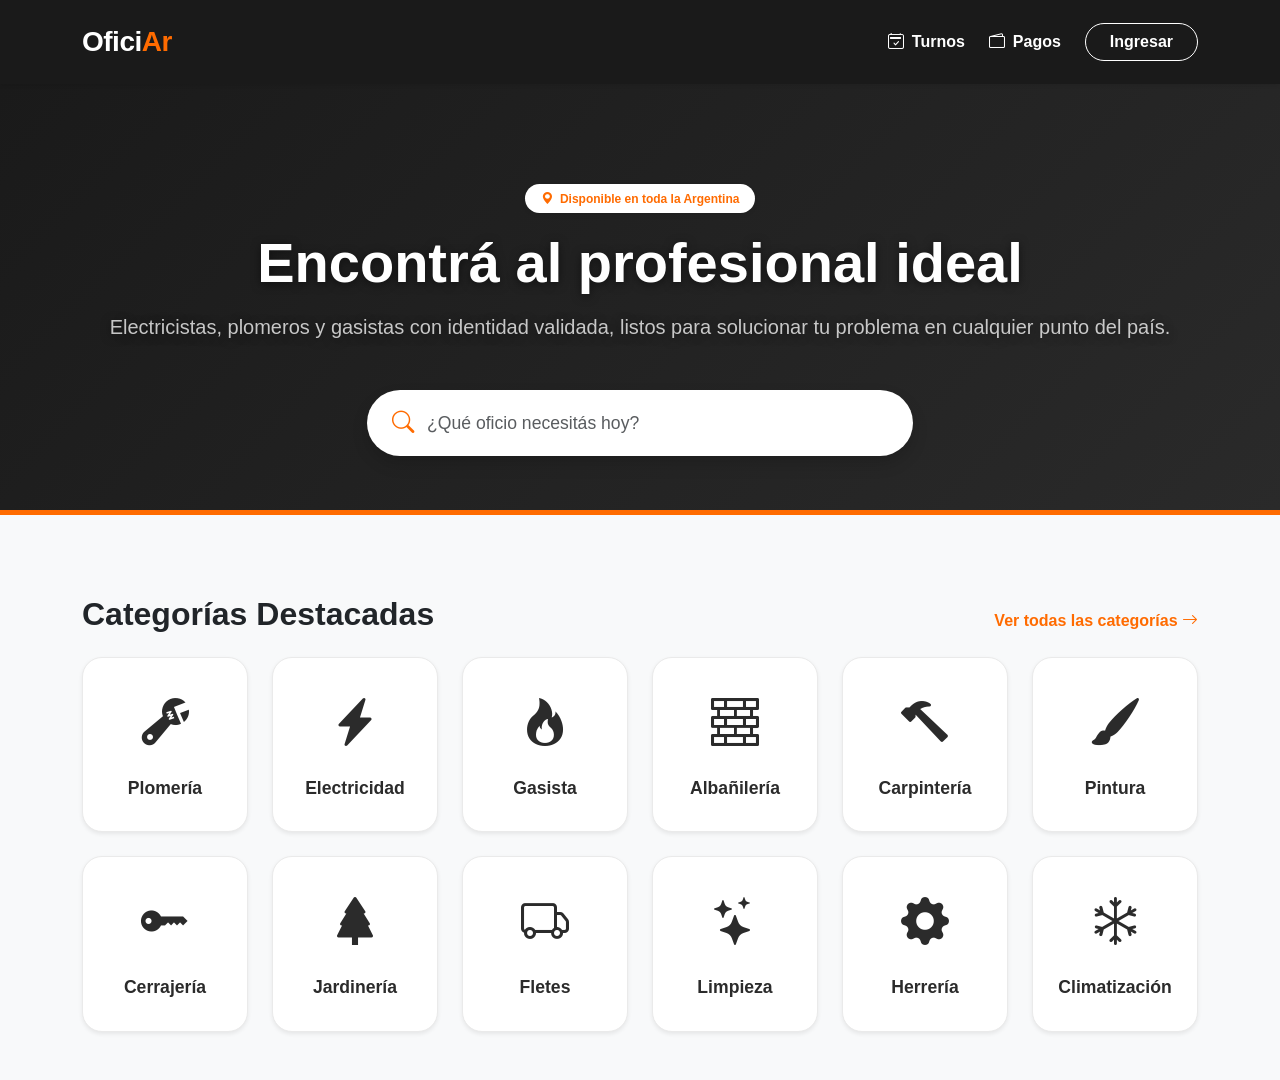
<file: index.html>
<!DOCTYPE html>
<html lang="es">
<head>
    <meta charset="UTF-8">
    <meta name="viewport" content="width=device-width, initial-scale=1.0">
    <title>Oficiar - Servicios</title>
    
    <link href="https://cdn.jsdelivr.net/npm/bootstrap@5.3.0/dist/css/bootstrap.min.css" rel="stylesheet">
    <link rel="stylesheet" href="https://cdn.jsdelivr.net/npm/bootstrap-icons@1.10.5/font/bootstrap-icons.css">
    
    <link rel="stylesheet" href="assets/css/style.css">
</head>
<body class="bg-light">

<nav class="navbar navbar-expand-md navbar-dark brand-color sticky-top shadow-sm py-3">
    <div class="container">
        <a class="navbar-brand fw-bold fs-3 brand-logo-text" href="#">Ofici<span>Ar</span></a>
        
        <div class="d-none d-md-flex align-items-center gap-4">
            <a href="#" class="text-white text-decoration-none fw-semibold link-hover"><i class="bi bi-calendar2-check me-2"></i>Turnos</a>
            <a href="#" class="text-white text-decoration-none fw-semibold link-hover"><i class="bi bi-wallet2 me-2"></i>Pagos</a>
            <button class="btn btn-outline-light rounded-pill px-4 fw-bold login-btn">Ingresar</button>
        </div>

        <div class="d-md-none">
            <button class="btn btn-sm btn-outline-light rounded-pill px-3 fw-bold login-btn">Ingresar</button>
        </div>
    </div>
</nav>

<header class="hero-section text-center">
    <div class="container hero-content">
        <span class="badge bg-white text-orange mb-3 rounded-pill px-3 py-2 fw-bold shadow-sm"><i class="bi bi-geo-alt-fill me-1"></i> Disponible en toda la Argentina</span>
        
        <h1 class="display-4 fw-bold text-white mb-3 text-shadow">Encontrá al profesional ideal</h1>
        <p class="lead text-white opacity-75 mb-5 text-shadow">Electricistas, plomeros y gasistas con identidad validada, listos para solucionar tu problema en cualquier punto del país.</p>
        
        <div class="row justify-content-center">
            <div class="col-12 col-md-8 col-lg-6">
                <div class="search-container text-start">
                    <i class="bi bi-search search-icon"></i>
                    <input type="text" id="buscador" class="form-control form-control-lg search-input shadow" placeholder="¿Qué oficio necesitás hoy?">
                    <ul class="list-group suggestions-box border-0 shadow-lg" id="sugerencias"></ul>
                </div>
            </div>
        </div>
    </div>
</header>

<main class="container py-5 main-content">
    <div class="d-flex justify-content-between align-items-end mb-4">
        <h2 class="fw-bold mb-0 text-dark">Categorías Destacadas</h2>
        <a href="#" class="text-decoration-none fw-bold text-orange link-action d-none d-md-block">Ver todas las categorías <i class="bi bi-arrow-right"></i></a>
    </div>
    
    <div class="row g-4" id="contenedor-oficios"></div>
</main>

<nav class="bottom-nav d-md-none d-flex justify-content-around align-items-center shadow-lg">
    <a href="index.html" class="nav-item active text-decoration-none">
        <i class="bi bi-house-door-fill"></i><span>Inicio</span>
    </a>
    <a href="#" class="nav-item text-decoration-none">
        <i class="bi bi-calendar2-check"></i><span>Turnos</span>
    </a>
    <a href="#" class="nav-item text-decoration-none">
        <i class="bi bi-wallet2"></i><span>Pagos</span>
    </a>
    <a href="#" class="nav-item text-decoration-none">
        <i class="bi bi-person-circle"></i><span>Perfil</span>
    </a>
</nav>

<script src="assets/js/main.js"></script>
<script src="assets/js/home.js"></script>
</body>
</html>
</file>
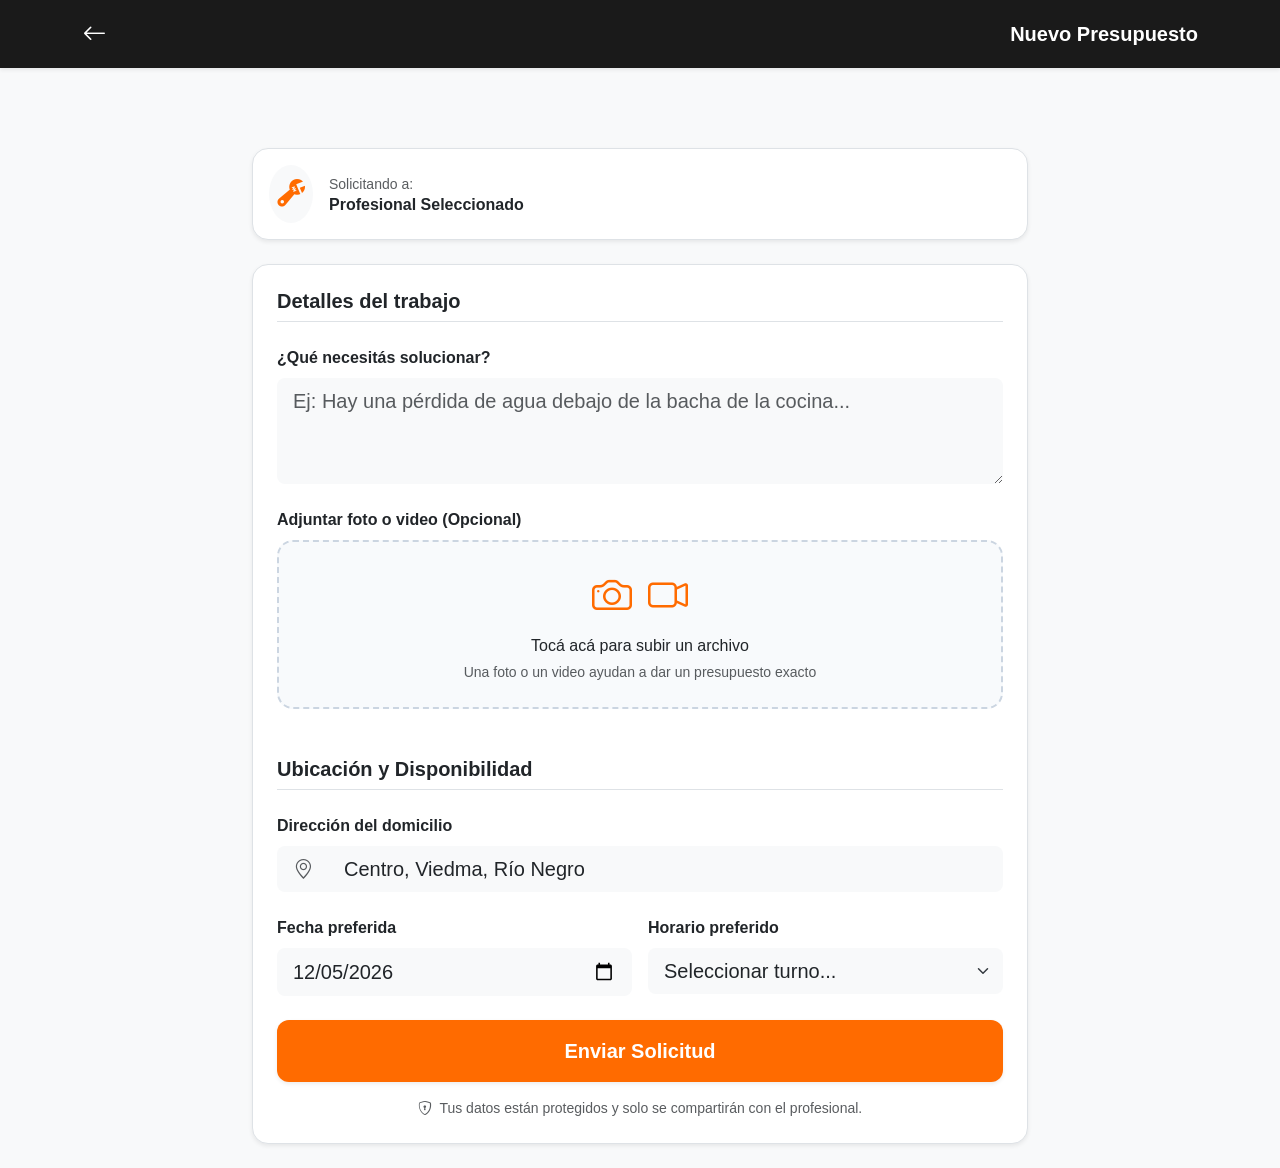
<file: presupuesto.html>
<!DOCTYPE html>
<html lang="es">
<head>
    <meta charset="UTF-8">
    <meta name="viewport" content="width=device-width, initial-scale=1.0, maximum-scale=1.0, user-scalable=no">
    <title>Solicitar Presupuesto | Oficiar</title>
    
    <link href="https://cdn.jsdelivr.net/npm/bootstrap@5.3.0/dist/css/bootstrap.min.css" rel="stylesheet">
    <link rel="stylesheet" href="https://cdn.jsdelivr.net/npm/bootstrap-icons@1.10.5/font/bootstrap-icons.css">
    <link rel="stylesheet" href="assets/css/style.css">
</head>
<body class="bg-light pb-5 pb-md-0">

    <nav class="navbar navbar-dark brand-color sticky-top shadow-sm py-3">
        <div class="container d-flex align-items-center">
            <a href="javascript:history.back()" class="text-white text-decoration-none fs-4 me-3 transition-hover"><i class="bi bi-arrow-left"></i></a>
            <span class="text-white fw-bold fs-5 mb-0">Nuevo Presupuesto</span>
        </div>
    </nav>

    <main class="container py-4 main-content" style="max-width: 800px;">
        
        <div class="bg-white rounded-4 shadow-sm p-3 mb-4 d-flex align-items-center border">
            <div class="bg-light rounded-circle p-2 me-3">
                <i class="bi bi-wrench-adjustable fs-3 text-orange"></i>
            </div>
            <div>
                <p class="mb-0 small text-muted">Solicitando a:</p>
                <h6 class="fw-bold mb-0 text-dark">Profesional Seleccionado</h6>
            </div>
        </div>

        <form id="form-presupuesto" class="bg-white rounded-4 shadow-sm p-4 border">
            
            <h4 class="fw-bold mb-4 fs-5 text-dark border-bottom pb-2">Detalles del trabajo</h4>

            <div class="mb-4">
                <label for="descripcion" class="form-label fw-semibold text-dark">¿Qué necesitás solucionar?</label>
                <textarea class="form-control form-control-lg bg-light border-0" id="descripcion" rows="3" placeholder="Ej: Hay una pérdida de agua debajo de la bacha de la cocina..." required></textarea>
            </div>

            <div class="mb-4">
                <label class="form-label fw-semibold text-dark">Adjuntar foto o video (Opcional)</label>
                <div class="upload-zone rounded-4 d-flex flex-column align-items-center justify-content-center p-4 text-center cursor-pointer" onclick="document.getElementById('file-upload').click()">
                    
                    <div class="d-flex gap-3 mb-2 text-orange">
                        <i class="bi bi-camera fs-1"></i>
                        <i class="bi bi-camera-video fs-1"></i>
                    </div>
                    
                    <span class="fw-medium text-dark">Tocá acá para subir un archivo</span>
                    <span class="small text-muted mt-1">Una foto o un video ayudan a dar un presupuesto exacto</span>
                    
                    <input type="file" id="file-upload" class="d-none" accept="image/*, video/*">
                </div>
            </div>

            <h4 class="fw-bold mb-4 fs-5 text-dark border-bottom pb-2 mt-5">Ubicación y Disponibilidad</h4>

            <div class="mb-4">
                <label for="direccion" class="form-label fw-semibold text-dark">Dirección del domicilio</label>
                <div class="input-group input-group-lg">
                    <span class="input-group-text bg-light border-0"><i class="bi bi-geo-alt text-muted"></i></span>
                    <input type="text" class="form-control bg-light border-0" id="direccion" value="Centro, Viedma, Río Negro" required>
                </div>
            </div>

            <div class="row g-3 mb-4">
                <div class="col-12 col-md-6">
                    <label for="fecha" class="form-label fw-semibold text-dark">Fecha preferida</label>
                    <input type="date" class="form-control form-control-lg bg-light border-0" id="fecha" required>
                </div>
                <div class="col-12 col-md-6">
                    <label for="hora" class="form-label fw-semibold text-dark">Horario preferido</label>
                    <select class="form-select form-select-lg bg-light border-0" id="hora" required>
                        <option value="" selected disabled>Seleccionar turno...</option>
                        <option value="mañana">Mañana (08:00 a 12:00)</option>
                        <option value="tarde">Tarde (13:00 a 17:00)</option>
                        <option value="urgencia">¡Es una urgencia!</option>
                    </select>
                </div>
            </div>

            <button type="submit" id="btn-enviar" class="btn btn-lg w-100 fw-bold cta-btn text-white py-3 mt-3 shadow-sm d-flex justify-content-center align-items-center">
                <span id="btn-text">Enviar Solicitud</span>
                <div id="btn-spinner" class="spinner-border spinner-border-sm text-white ms-2 d-none" role="status"></div>
            </button>
            <p class="text-center small text-muted mt-3 mb-0"><i class="bi bi-shield-lock me-1"></i> Tus datos están protegidos y solo se compartirán con el profesional.</p>

        </form>
    </main>

    <div class="modal fade" id="modalExito" tabindex="-1" aria-hidden="true">
        <div class="modal-dialog modal-dialog-centered">
            <div class="modal-content border-0 rounded-4 shadow">
                <div class="modal-body text-center p-5">
                    <i class="bi bi-check-circle-fill text-success" style="font-size: 4rem;"></i>
                    <h3 class="fw-bold mt-3 text-dark">¡Solicitud enviada!</h3>
                    <p class="text-muted">El profesional revisará tu caso y te enviará un presupuesto detallado a la brevedad.</p>
                    <button type="button" class="btn btn-dark w-100 rounded-pill py-2 mt-3 fw-bold" onclick="window.location.href='index.html'">Volver al inicio</button>
                </div>
            </div>
        </div>
    </div>

    <script src="https://cdn.jsdelivr.net/npm/bootstrap@5.3.0/dist/js/bootstrap.bundle.min.js"></script>
    
    <script>
        document.getElementById('form-presupuesto').addEventListener('submit', function(e) {
            e.preventDefault(); // Evita que la página recargue
            
            const btnText = document.getElementById('btn-text');
            const btnSpinner = document.getElementById('btn-spinner');
            const btnEnviar = document.getElementById('btn-enviar');

            // Simulación de carga (Feedback visual de procesamiento)
            btnText.innerText = 'Procesando...';
            btnSpinner.classList.remove('d-none');
            btnEnviar.disabled = true;

            // Esperamos 1.5 segundos para dar realismo a la demo y luego mostramos el modal
            setTimeout(() => {
                const modal = new bootstrap.Modal(document.getElementById('modalExito'));
                modal.show();
                
                // Restauramos el botón
                btnText.innerText = 'Enviar Solicitud';
                btnSpinner.classList.add('d-none');
                btnEnviar.disabled = false;
            }, 1500);
        });

        // Pre-cargar la fecha actual en el input de fecha
        document.getElementById('fecha').valueAsDate = new Date();
    </script>
</body>
</html>
</file>
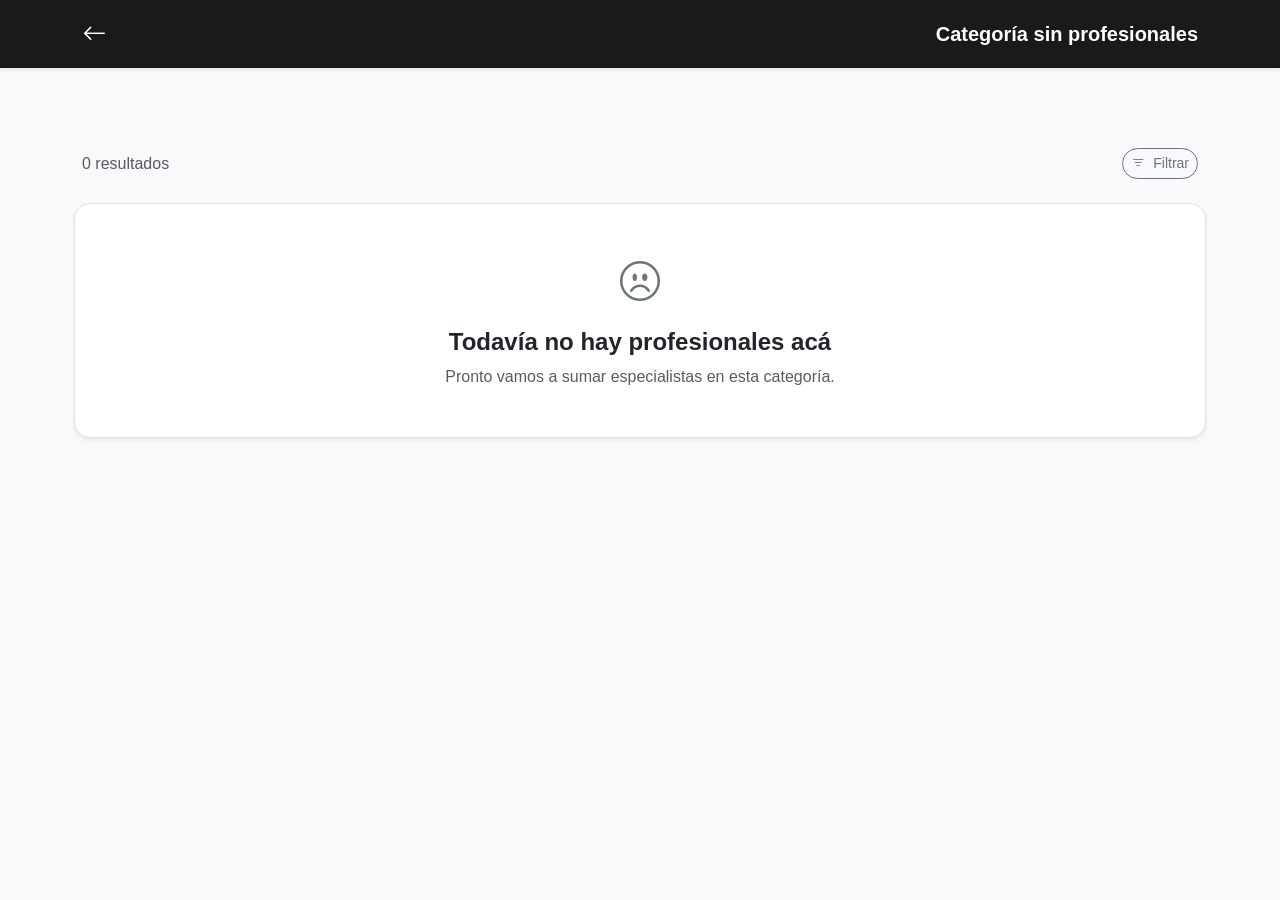
<file: pages/lista.html>
<!DOCTYPE html>
<html lang="es">
<head>
    <meta charset="UTF-8">
    <meta name="viewport" content="width=device-width, initial-scale=1.0">
    <title>Resultados | Oficiar</title>
    
    <link href="https://cdn.jsdelivr.net/npm/bootstrap@5.3.0/dist/css/bootstrap.min.css" rel="stylesheet">
    <link rel="stylesheet" href="https://cdn.jsdelivr.net/npm/bootstrap-icons@1.10.5/font/bootstrap-icons.css">
    <link rel="stylesheet" href="../assets/css/style.css">
</head>
<body class="bg-light pb-5 pb-md-0">

    <nav class="navbar navbar-dark brand-color sticky-top shadow-sm py-3">
        <div class="container d-flex align-items-center">
            <a href="../index.html" class="text-white text-decoration-none fs-4 me-3 transition-hover" aria-label="Volver al inicio"><i class="bi bi-arrow-left"></i></a>
            <span class="text-white fw-bold fs-5 mb-0" id="titulo-categoria">Buscando profesionales...</span>
        </div>
    </nav>

    <main class="container py-4 main-content">
        <div class="d-flex justify-content-between align-items-center mb-4">
            <p class="text-muted mb-0" id="contador-resultados">Cargando...</p>
            <button class="btn btn-outline-secondary btn-sm rounded-pill position-relative" type="button" data-bs-toggle="offcanvas" data-bs-target="#offcanvasFiltro" aria-controls="offcanvasFiltro">
                <i class="bi bi-filter me-1"></i> Filtrar
                <span class="filtro-activo-dot d-none" id="filtro-activo-dot"></span>
            </button>
        </div>

        <div class="row g-3" id="contenedor-lista"></div>
    </main>

    <!-- Panel de filtros: bottom sheet en mobile, panel centrado en desktop -->
    <div class="offcanvas offcanvas-bottom filtro-offcanvas" tabindex="-1" id="offcanvasFiltro" aria-labelledby="offcanvasFiltroLabel">
        <div class="offcanvas-header border-bottom">
            <h5 class="offcanvas-title fw-bold text-dark" id="offcanvasFiltroLabel">Filtrar y ordenar</h5>
            <button type="button" class="btn-close" data-bs-dismiss="offcanvas" aria-label="Cerrar"></button>
        </div>
        <div class="offcanvas-body">
            <h6 class="fw-bold text-dark mb-3">Ordenar por</h6>
            <div class="list-group mb-4">
                <label class="list-group-item d-flex align-items-center gap-2">
                    <input class="form-check-input me-1" type="radio" name="orden" value="relevancia" checked>
                    Recomendados
                </label>
                <label class="list-group-item d-flex align-items-center gap-2">
                    <input class="form-check-input me-1" type="radio" name="orden" value="calificacion">
                    Mejor calificados
                </label>
                <label class="list-group-item d-flex align-items-center gap-2">
                    <input class="form-check-input me-1" type="radio" name="orden" value="experiencia">
                    Más experiencia
                </label>
            </div>

            <h6 class="fw-bold text-dark mb-3">Calificación mínima</h6>
            <div class="list-group mb-4">
                <label class="list-group-item d-flex align-items-center gap-2">
                    <input class="form-check-input me-1" type="radio" name="calificacion-min" value="0" checked>
                    Todas
                </label>
                <label class="list-group-item d-flex align-items-center gap-2">
                    <input class="form-check-input me-1" type="radio" name="calificacion-min" value="4.5">
                    4.5 <i class="bi bi-star-fill text-warning ms-1"></i> o más
                </label>
                <label class="list-group-item d-flex align-items-center gap-2">
                    <input class="form-check-input me-1" type="radio" name="calificacion-min" value="4.8">
                    4.8 <i class="bi bi-star-fill text-warning ms-1"></i> o más
                </label>
            </div>

            <div class="d-flex gap-2">
                <button type="button" class="btn btn-outline-secondary flex-grow-1 fw-bold" id="btn-limpiar-filtros">Limpiar</button>
                <button type="button" class="btn cta-btn text-white flex-grow-1 fw-bold" id="btn-ver-resultados" data-bs-dismiss="offcanvas">Ver resultados</button>
            </div>
        </div>
    </div>

    <script src="https://cdn.jsdelivr.net/npm/bootstrap@5.3.0/dist/js/bootstrap.bundle.min.js"></script>
    <script src="../assets/js/main.js"></script>
    <script src="../assets/js/lista.js"></script>
</body>
</html>
</file>
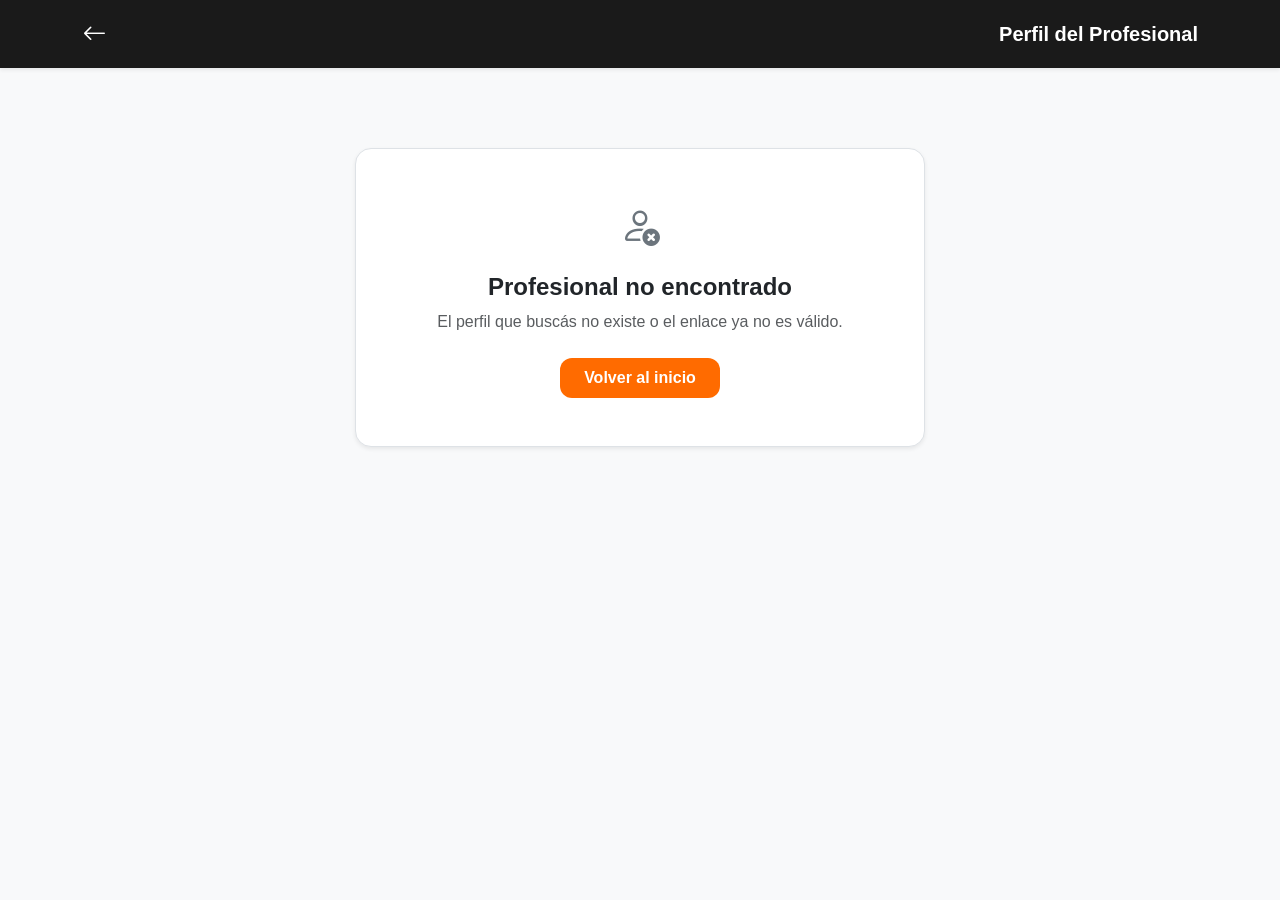
<file: pages/perfil.html>
<!DOCTYPE html>
<html lang="es">
<head>
    <meta charset="UTF-8">
    <meta name="viewport" content="width=device-width, initial-scale=1.0">
    <title>Perfil del Profesional | Oficiar</title>
    
    <link href="https://cdn.jsdelivr.net/npm/bootstrap@5.3.0/dist/css/bootstrap.min.css" rel="stylesheet">
    <link rel="stylesheet" href="https://cdn.jsdelivr.net/npm/bootstrap-icons@1.10.5/font/bootstrap-icons.css">
    
    <link rel="stylesheet" href="../assets/css/style.css">
</head>

<body class="bg-light padding-bottom-cta pb-lg-0"> 

    <nav class="navbar navbar-dark brand-color sticky-top shadow-sm py-3">
        <div class="container d-flex align-items-center">
            <a href="../index.html" class="text-white text-decoration-none fs-4 me-3 transition-hover" aria-label="Volver al inicio"><i class="bi bi-arrow-left"></i></a>
            <span class="text-white fw-bold fs-5 mb-0">Perfil del Profesional</span>
        </div>
    </nav>

    <main class="container py-4 main-content">
        <div class="row">
            
            <div class="col-12 col-lg-8">
                
                <div class="card border-0 shadow-sm rounded-4 mb-4 overflow-hidden">
                    <div class="profile-cover"></div>
                    
                    <div class="card-body position-relative px-4 pb-4 pt-0">
                        <div class="profile-avatar-wrapper text-center text-lg-start">
                            <img id="perfil-avatar" src="https://ui-avatars.com/api/?name=%3F&background=CBD5E1&color=6C757D&size=150" alt="Foto de perfil" class="profile-avatar shadow-sm border border-4 border-white">
                        </div>
                        
                        <div class="d-flex flex-column flex-lg-row justify-content-between align-items-lg-end mt-3 mt-lg-0 perfil-info-margin">
                            <div class="text-center text-lg-start mt-2">
                                <h1 class="fw-bold fs-3 mb-1 text-dark d-flex align-items-center justify-content-center justify-content-lg-start">
                                    <span id="perfil-nombre">Cargando perfil...</span>
                                    <i class="bi bi-patch-check-fill text-success ms-2 fs-4" title="Identidad Validada por IA"></i>
                                </h1>
                                <p class="text-muted fs-5 mb-2">
                                    <i class="bi bi-briefcase-fill me-2 text-orange" id="perfil-oficio-icono"></i><span id="perfil-oficio-nombre">-</span>
                                </p>
                                
                                <div class="d-flex align-items-center justify-content-center justify-content-lg-start mb-2">
                                    <div class="text-warning me-2 fs-5" id="perfil-estrellas"></div>
                                    <span class="fw-bold me-1 fs-5" id="perfil-calificacion">-</span>
                                    <span class="text-muted small" id="perfil-trabajos">(- trabajos)</span>
                                </div>
                            </div>
                        </div>
                    </div>
                </div>

                <div class="card border-0 shadow-sm rounded-4 mb-4">
                    <div class="card-body p-4">
                        <h4 class="fw-bold mb-3 fs-5 text-dark">Sobre el profesional</h4>
                        <p class="text-muted mb-0 text-break profile-bio-text" id="perfil-descripcion">
                            Cargando descripción...
                        </p>
                    </div>
                </div>

                <div class="card border-0 shadow-sm rounded-4 mb-4">
                    <div class="card-body p-4">
                        <h4 class="fw-bold mb-3 fs-5 text-dark">Portafolio de trabajos</h4>
                        <div class="row g-2">
                            <div class="col-6 col-md-4">
                                <div class="portfolio-img rounded-3 bg-light border d-flex align-items-center justify-content-center text-muted">
                                    <i class="bi bi-camera fs-2 opacity-50"></i>
                                </div>
                            </div>
                            <div class="col-6 col-md-4">
                                <div class="portfolio-img rounded-3 bg-light border d-flex align-items-center justify-content-center text-muted">
                                    <i class="bi bi-camera fs-2 opacity-50"></i>
                                </div>
                            </div>
                            <div class="col-6 col-md-4 d-none d-md-block">
                                <div class="portfolio-img rounded-3 bg-light border d-flex align-items-center justify-content-center text-muted">
                                    <i class="bi bi-camera fs-2 opacity-50"></i>
                                </div>
                            </div>
                        </div>
                    </div>
                </div>
            </div>

            <div class="col-12 col-lg-4">
                <div class="card border-0 shadow-sm rounded-4 sticky-lg-top bg-white profile-sidebar-sticky">
                    <div class="card-body p-4">
                        
                        <div class="d-flex align-items-center mb-4 p-3 bg-light rounded-3 border">
                            <div class="text-success me-3 d-flex align-items-center justify-content-center">
                                <i class="bi bi-shield-check fs-1"></i>
                            </div>
                            <div>
                                <h5 class="fw-bold mb-0 fs-6 text-dark">Identidad Validada</h5>
                                <span class="small text-muted">DNI y Rostro verificados</span>
                            </div>
                        </div>
                        
                        <hr class="text-muted opacity-25">
                        
                        <ul class="list-unstyled mb-4">
                            <li class="mb-3 d-flex align-items-center"><i class="bi bi-geo-alt text-orange fs-5 me-3"></i> <span class="fw-medium text-secondary">Cobertura Nacional</span></li>
                            <li class="mb-3 d-flex align-items-center"><i class="bi bi-clock text-orange fs-5 me-3"></i> <span class="fw-medium text-secondary">Lunes a Sábados</span></li>
                            <li class="mb-3 d-flex align-items-center"><i class="bi bi-wallet2 text-orange fs-5 me-3"></i> <span class="fw-medium text-secondary">Acepta Mercado Pago</span></li>
                        </ul>
                        
                        <button class="btn btn-lg w-100 fw-bold d-none d-lg-block cta-btn text-white py-3 shadow-sm btn-solicitar-presupuesto">Solicitar Presupuesto</button>
                    </div>
                </div>
            </div>
            
        </div>
    </main>

    <div class="mobile-cta-bar d-lg-none shadow-lg">
        <button class="btn w-100 fw-bold cta-btn text-white py-3 fs-5 shadow-sm btn-solicitar-presupuesto">Solicitar Presupuesto</button>
    </div>

    <script src="../assets/js/main.js"></script>
    <script src="../assets/js/perfil.js"></script>
</body>
</html>
</file>
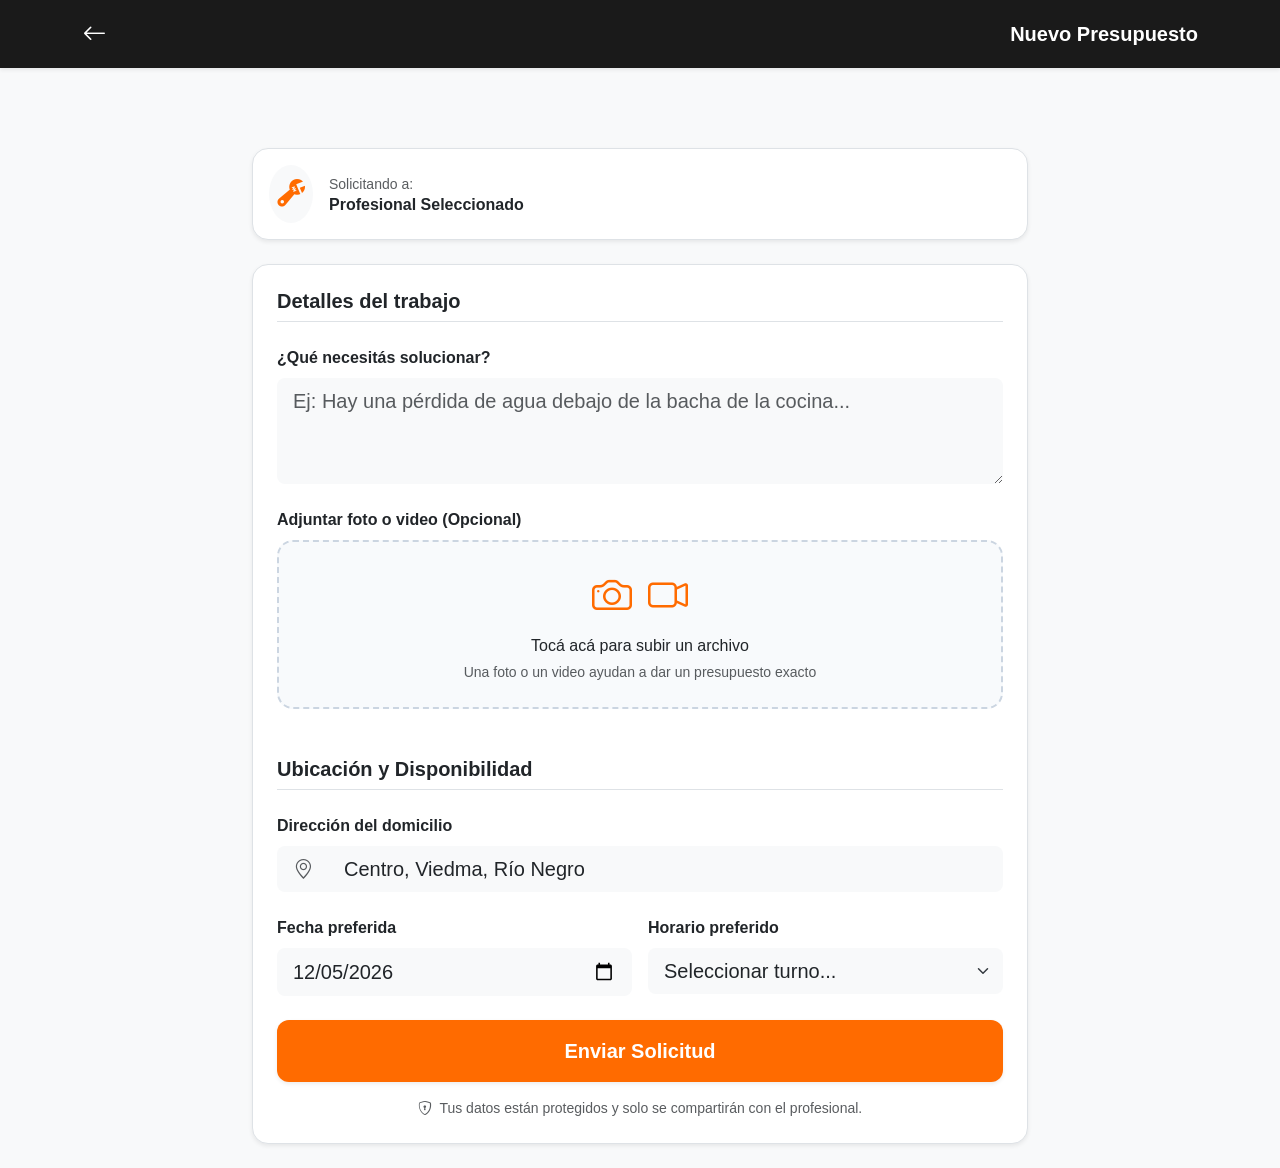
<file: pages/presupuesto.html>
<!DOCTYPE html>
<html lang="es">
<head>
    <meta charset="UTF-8">
    <meta name="viewport" content="width=device-width, initial-scale=1.0">
    <title>Solicitar Presupuesto | Oficiar</title>
    
    <link href="https://cdn.jsdelivr.net/npm/bootstrap@5.3.0/dist/css/bootstrap.min.css" rel="stylesheet">
    <link rel="stylesheet" href="https://cdn.jsdelivr.net/npm/bootstrap-icons@1.10.5/font/bootstrap-icons.css">
    <link rel="stylesheet" href="../assets/css/style.css">
</head>
<body class="bg-light pb-5 pb-md-0">

    <nav class="navbar navbar-dark brand-color sticky-top shadow-sm py-3">
        <div class="container d-flex align-items-center">
            <a href="javascript:history.back()" class="text-white text-decoration-none fs-4 me-3 transition-hover" aria-label="Volver a la página anterior"><i class="bi bi-arrow-left"></i></a>
            <span class="text-white fw-bold fs-5 mb-0">Nuevo Presupuesto</span>
        </div>
    </nav>

    <main class="container py-4 main-content" style="max-width: 800px;">
        
        <div class="bg-white rounded-4 shadow-sm p-3 mb-4 d-flex align-items-center border">
            <div class="bg-light rounded-circle p-2 me-3">
                <i class="bi bi-wrench-adjustable fs-3 text-orange"></i>
            </div>
            <div>
                <p class="mb-0 small text-muted">Solicitando a:</p>
                <h6 class="fw-bold mb-0 text-dark" id="nombre-profesional">Profesional Seleccionado</h6>
            </div>
        </div>

        <form id="form-presupuesto" class="bg-white rounded-4 shadow-sm p-4 border">
            
            <h4 class="fw-bold mb-4 fs-5 text-dark border-bottom pb-2">Detalles del trabajo</h4>

            <div class="mb-4">
                <label for="descripcion" class="form-label fw-semibold text-dark">¿Qué necesitás solucionar?</label>
                <textarea class="form-control form-control-lg bg-light border-0" id="descripcion" rows="3" placeholder="Ej: Hay una pérdida de agua debajo de la bacha de la cocina..." required></textarea>
            </div>

            <div class="mb-4">
                <label class="form-label fw-semibold text-dark">Adjuntar foto o video (Opcional)</label>
                <div class="upload-zone rounded-4 d-flex flex-column align-items-center justify-content-center p-4 text-center cursor-pointer" id="upload-zone">
                    
                    <div class="d-flex gap-3 mb-2 text-orange">
                        <i class="bi bi-camera fs-1"></i>
                        <i class="bi bi-camera-video fs-1"></i>
                    </div>
                    
                    <span class="fw-medium text-dark">Tocá acá para subir un archivo</span>
                    <span class="small text-muted mt-1">Una foto o un video ayudan a dar un presupuesto exacto</span>
                    
                    <input type="file" id="file-upload" class="d-none" accept="image/*, video/*">
                </div>
            </div>

            <h4 class="fw-bold mb-4 fs-5 text-dark border-bottom pb-2 mt-5">Ubicación y Disponibilidad</h4>

            <div class="mb-4">
                <label for="direccion" class="form-label fw-semibold text-dark">Dirección del domicilio</label>
                <div class="input-group input-group-lg">
                    <span class="input-group-text bg-light border-0"><i class="bi bi-geo-alt text-muted"></i></span>
                    <input type="text" class="form-control bg-light border-0" id="direccion" value="Centro, Viedma, Río Negro" required>
                </div>
            </div>

            <div class="row g-3 mb-4">
                <div class="col-12 col-md-6">
                    <label for="fecha" class="form-label fw-semibold text-dark">Fecha preferida</label>
                    <input type="date" class="form-control form-control-lg bg-light border-0" id="fecha" required>
                </div>
                <div class="col-12 col-md-6">
                    <label for="hora" class="form-label fw-semibold text-dark">Horario preferido</label>
                    <select class="form-select form-select-lg bg-light border-0" id="hora" required>
                        <option value="" selected disabled>Seleccionar turno...</option>
                        <option value="mañana">Mañana (08:00 a 12:00)</option>
                        <option value="tarde">Tarde (13:00 a 17:00)</option>
                        <option value="urgencia">¡Es una urgencia!</option>
                    </select>
                </div>
            </div>

            <button type="submit" id="btn-enviar" class="btn btn-lg w-100 fw-bold cta-btn text-white py-3 mt-3 shadow-sm d-flex justify-content-center align-items-center">
                <span id="btn-text">Enviar Solicitud</span>
                <div id="btn-spinner" class="spinner-border spinner-border-sm text-white ms-2 d-none" role="status"></div>
            </button>
            <p class="text-center small text-muted mt-3 mb-0"><i class="bi bi-shield-lock me-1"></i> Tus datos están protegidos y solo se compartirán con el profesional.</p>

        </form>
    </main>

    <div class="modal fade" id="modalExito" tabindex="-1" aria-hidden="true">
        <div class="modal-dialog modal-dialog-centered">
            <div class="modal-content border-0 rounded-4 shadow">
                <div class="modal-body text-center p-5">
                    <i class="bi bi-check-circle-fill text-success modal-success-icon"></i>
                    <h3 class="fw-bold mt-3 text-dark">¡Solicitud enviada!</h3>
                    <p class="text-muted">El profesional revisará tu caso y te enviará un presupuesto detallado a la brevedad.</p>
                    <button type="button" class="btn btn-dark w-100 rounded-pill py-2 mt-3 fw-bold" id="btn-volver-inicio">Volver al inicio</button>
                </div>
            </div>
        </div>
    </div>

    <script src="https://cdn.jsdelivr.net/npm/bootstrap@5.3.0/dist/js/bootstrap.bundle.min.js"></script>
    <script src="../assets/js/main.js"></script>
    <script src="../assets/js/presupuesto.js"></script>
</body>
</html>
</file>
<file: assets/css/style.css>
:root {
    --primary-color: #FF6B00;     
    --dark-color: #1A1A1A;        
    --container-bg: #FFFFFF;      
    --text-dark: #2B2B2B;         
    --text-muted: #6C757D;        
    --card-border: #EAEAEA;
}

body {
    font-family: -apple-system, BlinkMacSystemFont, "Segoe UI", Roboto, Helvetica, Arial, sans-serif;
    color: var(--text-dark);
    -webkit-tap-highlight-color: transparent;
}

/* Navbar y Branding */
.brand-color {
    background-color: var(--dark-color);
}

.brand-logo-text {
    letter-spacing: -0.5px;
}
.brand-logo-text span {
    color: var(--primary-color);
}

.link-hover {
    transition: color 0.2s, transform 0.2s;
}
.link-hover:hover {
    color: var(--primary-color) !important;
}

.login-btn {
    border-color: #ffffff;
    color: #ffffff;
    transition: all 0.3s ease;
}
.login-btn:hover, .login-btn:active {
    background-color: var(--primary-color);
    border-color: var(--primary-color);
    color: #ffffff;
    transform: translateY(-2px);
}

/* Hero Section Responsiva */
.hero-section {
    background: linear-gradient(135deg, var(--dark-color) 0%, #2a2a2a 100%);
    padding: 60px 20px 80px 20px; /* Padding base para mobile */
    position: relative;
    border-bottom: 5px solid var(--primary-color);
}

.text-shadow {
    text-shadow: 0 2px 10px rgba(0,0,0,0.5);
}

/* Buscador Flotante */
.search-container {
    position: relative;
    z-index: 100;
    margin-bottom: -110px; /* Hace que el buscador "cuelgue" sobre la sección blanca */
}

.search-input {
    border-radius: 50px;
    padding: 20px 20px 20px 60px !important; 
    border: none;
    font-size: 1.1rem;
}

.search-input:focus {
    box-shadow: 0 0 0 4px rgba(255, 107, 0, 0.3) !important;
    outline: none;
}

.search-icon {
    position: absolute;
    left: 25px;
    top: 50%;
    transform: translateY(-50%);
    color: var(--primary-color);
    font-size: 1.4rem;
    z-index: 10;
}

.suggestions-box {
    position: absolute;
    top: 110%;
    left: 0;
    right: 0;
    display: none;
    border-radius: 16px;
    background-color: #ffffff;
}

.list-group-item-action {
    padding: 16px 25px;
    font-size: 1.1rem;
    transition: background-color 0.2s;
}
.list-group-item-action:hover {
    background-color: #FFF3EB; /* Naranja muy clarito */
    color: var(--primary-color) !important;
}

/* Padding compensatorio para el main content por el buscador colgante */
.main-content {
    padding-top: 80px !important;
}

/* Tarjetas de Oficios Modernas */
.oficio-card {
    background-color: var(--container-bg);
    border: 1px solid var(--card-border);
    border-radius: 20px;
    padding: 30px 15px;
    text-align: center;
    transition: all 0.3s cubic-bezier(0.25, 0.8, 0.25, 1);
    cursor: pointer;
    height: 100%;
    display: flex;
    flex-direction: column;
    align-items: center;
    justify-content: center;
}

.oficio-card:active {
    transform: scale(0.96);
}

/* Foco visible para navegación por teclado (accesibilidad) */
.oficio-card:focus-visible {
    outline: 3px solid var(--primary-color);
    outline-offset: 2px;
}

.oficio-icon {
    font-size: 3rem; 
    margin-bottom: 15px;
    color: var(--text-dark);
    transition: color 0.3s, transform 0.3s;
}

.oficio-title {
    font-size: 1.1rem;
    font-weight: 700;
}

/* El "levantamiento" al pasar el mouse solo aplica en dispositivos con hover
   real (mouse/trackpad), para que en celular la tarjeta no quede con el
   efecto "pegado" después de tocarla. El !important en box-shadow hace
   falta porque la card también lleva shadow-sm de Bootstrap, que ya trae
   su propio box-shadow marcado como !important. */
@media (hover: hover) and (pointer: fine) {
    .oficio-card:hover {
        transform: translateY(-8px);
        box-shadow: 0 15px 30px rgba(0,0,0,0.1) !important;
        border-color: var(--primary-color);
    }

    .oficio-card:hover .oficio-icon {
        color: var(--primary-color);
        transform: scale(1.1);
    }
}

/* Utilidades */
.text-orange { color: var(--primary-color) !important; }
.link-action { transition: transform 0.2s; display: inline-block; }
.link-action:hover { transform: translateX(5px); }

/* --- COMPORTAMIENTO MOBILE EXCLUSIVO --- */
/* Bottom Navigation Bar */
.bottom-nav {
    position: fixed;
    bottom: 0;
    width: 100%;
    background-color: #ffffff;
    border-top: 1px solid var(--card-border);
    padding: 10px 0 calc(10px + env(safe-area-inset-bottom));
    z-index: 1000;
}

.nav-item {
    display: flex;
    flex-direction: column;
    align-items: center;
    color: var(--text-muted);
    flex: 1;
    padding: 5px 0;
    transition: color 0.2s;
}

.nav-item i { font-size: 1.4rem; margin-bottom: 2px; }
.nav-item span { font-size: 0.75rem; font-weight: 600; }
.nav-item.active { color: var(--primary-color); }

/* Mismo criterio: el color al pasar el mouse solo aplica con hover real,
   para que el ícono no quede "pintado" de naranja después de tocarlo */
@media (hover: hover) and (pointer: fine) {
    .nav-item:hover { color: var(--primary-color); }
}

/* Media Queries para adaptar a Desktop */
@media (min-width: 768px) {
    .hero-section {
        padding: 100px 20px 120px 20px; /* Más aire en pantallas grandes */
    }
}

@media (max-width: 767px) {
    /* En mobile, hay que dar espacio abajo para que no tape el bottom nav */
    body {
        padding-bottom: 80px; 
    }
    
    .oficio-card {
        padding: 20px 10px; /* Tarjetas un poco más compactas en celular */
    }
    .oficio-icon {
        font-size: 2.2rem;
    }
    .oficio-title {
        font-size: 0.95rem;
    }
}

/* --- ESTILOS EXCLUSIVOS PANTALLA LISTA (RESULTADOS) --- */

/* Tarjetas de profesionales en la lista de resultados */
.oficio-card-lista {
    transition: transform 0.2s ease, box-shadow 0.2s ease;
}

/* Botón "Filtrar": punto indicador cuando hay un filtro u orden activo */
.filtro-activo-dot {
    position: absolute;
    top: -3px;
    right: -3px;
    width: 10px;
    height: 10px;
    border-radius: 50%;
    background-color: var(--primary-color);
    border: 2px solid #ffffff;
}

/* Panel de filtros (offcanvas) */
.filtro-offcanvas {
    border-top-left-radius: 20px;
    border-top-right-radius: 20px;
    --bs-offcanvas-height: auto;
    max-height: 85vh;
}

/* En desktop, centramos el panel en vez de que ocupe todo el ancho de la pantalla */
@media (min-width: 768px) {
    .filtro-offcanvas {
        max-width: 480px;
        left: 0;
        right: 0;
        margin: 0 auto;
    }
}

/* Resalta la opción de orden/filtro actualmente seleccionada dentro del panel */
#offcanvasFiltro .list-group-item:has(input:checked) {
    background-color: #FFF3EB;
    border-color: var(--primary-color);
    color: var(--primary-color);
    font-weight: 600;
}

.oficio-card-lista:active {
    transform: scale(0.98);
}

/* Foco visible para navegación por teclado (accesibilidad) */
.oficio-card-lista:focus-visible {
    outline: 3px solid var(--primary-color);
    outline-offset: 2px;
}

@media (hover: hover) and (pointer: fine) {
    .oficio-card-lista:hover {
        transform: translateY(-4px);
        box-shadow: 0 10px 25px rgba(0,0,0,0.1) !important;
    }
}

/* --- ESTILOS EXCLUSIVOS PANTALLA PERFIL --- */

/* Portada del Perfil */
.profile-cover {
    height: 120px;
    background: linear-gradient(135deg, var(--primary-color) 0%, #E65C00 100%);
    width: 100%;
}

/* Contenedor del Avatar para solaparse con la portada */
.profile-avatar-wrapper {
    margin-top: -60px; /* Sube la imagen a la mitad de la portada */
    position: relative;
    z-index: 2;
}

.profile-avatar {
    width: 130px;
    height: 130px;
    border-radius: 50%;
    object-fit: cover;
    background-color: #ffffff;
}

/* Ajuste de márgenes para Desktop (para que el texto se ponga a la derecha de la foto) */
@media (min-width: 992px) {
    .perfil-info-margin {
        margin-left: 150px; 
        margin-top: -70px !important;
    }
}

/* Texto de "Sobre el profesional" (antes era un estilo inline) */
.profile-bio-text {
    line-height: 1.6;
}

/* Imágenes del Portafolio */
.portfolio-img {
    background-size: cover;
    background-position: center;
    transition: transform 0.2s;
    cursor: pointer;
    height: 140px;
}
.portfolio-img:hover {
    transform: scale(1.02);
}

/* Card lateral con el botón de "Solicitar Presupuesto" en desktop.
   El !important en top hace falta porque Bootstrap también marca el "top"
   de su utilidad .sticky-lg-top como !important */
.profile-sidebar-sticky {
    top: 100px !important;
}

/* Call To Action (Botón Naranja Principal) */
.cta-btn {
    background-color: var(--primary-color);
    border: none;
    border-radius: 12px;
    transition: all 0.3s;
}
.cta-btn:hover, .cta-btn:active {
    background-color: #E65C00;
    transform: translateY(-2px);
    box-shadow: 0 8px 15px rgba(255, 107, 0, 0.3) !important;
}

/* Barra de Botón Flotante para Móvil */
.mobile-cta-bar {
    position: fixed;
    bottom: 0;
    left: 0;
    width: 100%;
    background-color: #ffffff;
    border-top: 1px solid var(--card-border);
    padding: 15px 20px calc(15px + env(safe-area-inset-bottom));
    z-index: 1050;
}

.transition-hover {
    transition: transform 0.2s, opacity 0.2s;
}
.transition-hover:hover {
    opacity: 0.8;
    transform: translateX(-3px);
}

/* --- ESTILOS EXCLUSIVOS FORMULARIO PRESUPUESTO --- */

/* Zona de carga de archivos (Drag & Drop UI) */
.upload-zone {
    border: 2px dashed #CBD5E1;
    background-color: #F8FAFC;
    transition: all 0.2s ease-in-out;
}

.upload-zone:hover {
    border-color: var(--primary-color);
    background-color: #FFF3EB;
}

.cursor-pointer {
    cursor: pointer;
}

/* Modificamos los inputs para que al hacer foco no tengan el borde azul por defecto de Bootstrap, sino el naranja de la marca */
.form-control:focus, .form-select:focus {
    box-shadow: 0 0 0 0.25rem rgba(255, 107, 0, 0.25);
    border-color: var(--primary-color) !important;
}

/* Ícono del modal de "Solicitud enviada" (antes era un estilo inline) */
.modal-success-icon {
    font-size: 4rem;
}

/* Espacio compensatorio para la barra inferior flotante del perfil */
@media (max-width: 991px) {
    .padding-bottom-cta {
        padding-bottom: 120px !important; 
    }
}
</file>
